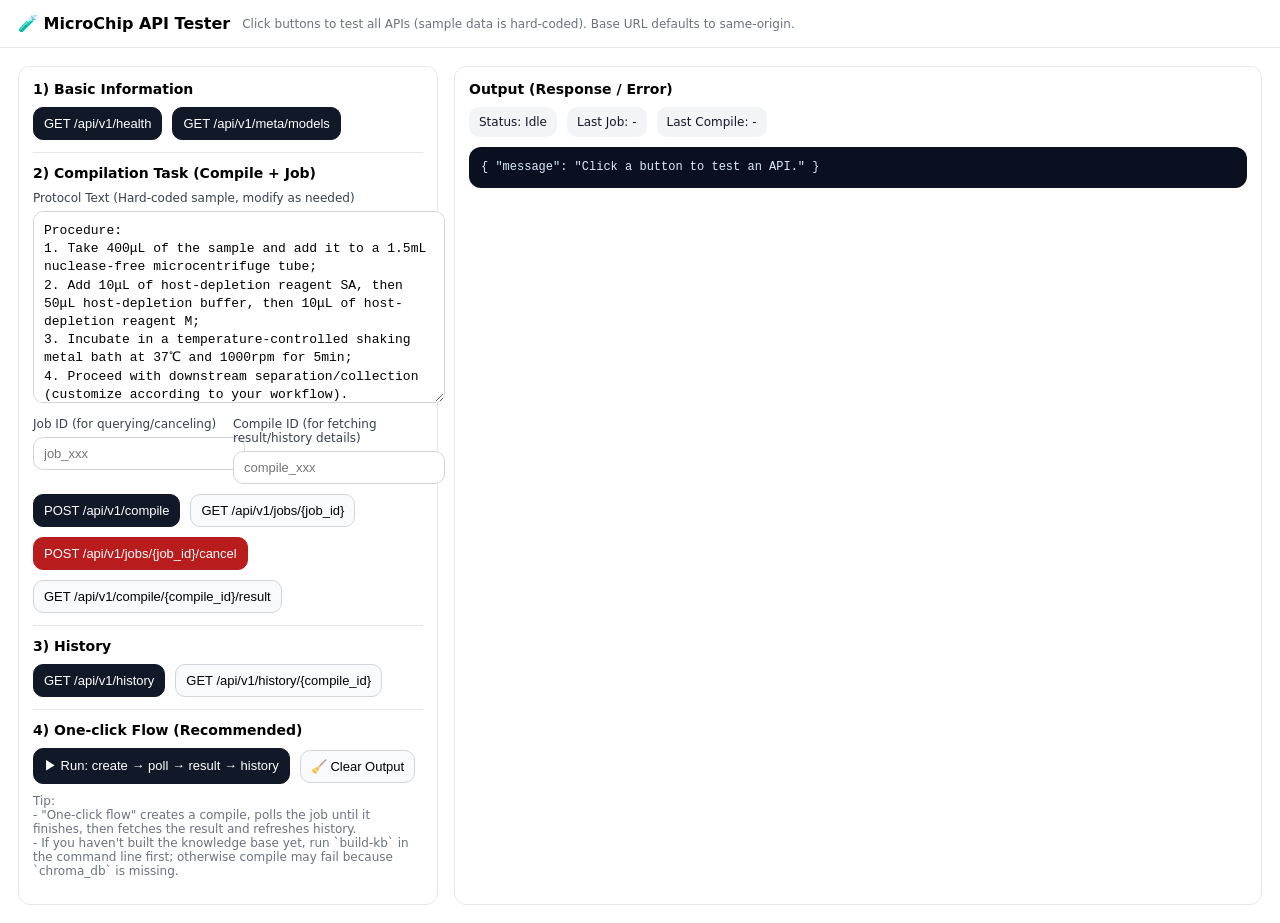
<file: static/api_test.html>
<!doctype html>
<html lang="zh-CN" data-theme="light">

<head>
    <meta charset="utf-8" />
    <meta name="viewport" content="width=device-width,initial-scale=1" />
    <title>MicroChip API Tester (MVP)</title>
    <style>
        body {
            font-family: ui-sans-serif, system-ui, -apple-system, Segoe UI, Roboto, "PingFang SC", "Hiragino Sans GB", "Microsoft Yahei", Arial;
            margin: 0;
        }

        header {
            padding: 14px 18px;
            border-bottom: 1px solid #e5e7eb;
            display: flex;
            gap: 12px;
            align-items: center;
        }

        header h1 {
            font-size: 16px;
            margin: 0;
        }

        header .hint {
            color: #6b7280;
            font-size: 12px;
        }

        main {
            padding: 18px;
            display: grid;
            grid-template-columns: 420px 1fr;
            gap: 16px;
        }

        .card {
            border: 1px solid #e5e7eb;
            border-radius: 12px;
            padding: 14px;
            background: #fff;
        }

        .card h2 {
            font-size: 14px;
            margin: 0 0 10px;
        }

        .row {
            display: flex;
            gap: 10px;
            flex-wrap: wrap;
            align-items: center;
        }

        button {
            border: 1px solid #d1d5db;
            background: #f9fafb;
            padding: 8px 10px;
            border-radius: 10px;
            cursor: pointer;
            font-size: 13px;
        }

        button.primary {
            background: #111827;
            color: #fff;
            border-color: #111827;
        }

        button.danger {
            background: #b91c1c;
            color: #fff;
            border-color: #b91c1c;
        }

        button:disabled {
            opacity: .55;
            cursor: not-allowed;
        }

        input[type="text"] {
            width: 100%;
            padding: 8px 10px;
            border: 1px solid #d1d5db;
            border-radius: 10px;
            font-size: 13px;
        }

        textarea {
            width: 100%;
            min-height: 170px;
            padding: 10px;
            border: 1px solid #d1d5db;
            border-radius: 10px;
            font-size: 13px;
            line-height: 1.4;
        }

        label {
            font-size: 12px;
            color: #374151;
            display: block;
            margin: 10px 0 6px;
        }

        pre {
            margin: 0;
            white-space: pre-wrap;
            word-break: break-word;
            font-size: 12px;
            line-height: 1.45;
            background: #0b1020;
            color: #dbeafe;
            padding: 12px;
            border-radius: 12px;
            overflow: auto;
            max-height: 70vh;
        }

        .muted {
            color: #6b7280;
            font-size: 12px;
        }

        .kv {
            font-size: 12px;
            color: #111827;
            background: #f3f4f6;
            padding: 8px 10px;
            border-radius: 10px;
        }

        .grid2 {
            display: grid;
            grid-template-columns: 1fr 1fr;
            gap: 10px;
        }

        .sep {
            height: 1px;
            background: #e5e7eb;
            margin: 12px 0;
        }
    </style>
</head>

<body>
    <header>
        <h1>🧪 MicroChip API Tester</h1>
        <div class="hint">Click buttons to test all APIs (sample data is hard-coded). Base URL defaults to same-origin.</div>
    </header>

    <main>
        <!-- Left controls -->
        <section class="card">
            <h2>1) Basic Information</h2>

            <div class="row">
                <button class="primary" id="btnHealth">GET /api/v1/health</button>
                <button class="primary" id="btnMeta">GET /api/v1/meta/models</button>
            </div>

            <div class="sep"></div>

            <h2>2) Compilation Task (Compile + Job)</h2>

            <label>Protocol Text (Hard-coded sample, modify as needed)</label>
            <textarea id="protocolText"></textarea>

            <div class="grid2">
                <div>
                    <label>Job ID (for querying/canceling)</label>
                    <input type="text" id="jobId" placeholder="job_xxx" />
                </div>
                <div>
                    <label>Compile ID (for fetching result/history details)</label>
                    <input type="text" id="compileId" placeholder="compile_xxx" />
                </div>
            </div>

            <div class="row" style="margin-top: 10px;">
                <button class="primary" id="btnCreateCompile">POST /api/v1/compile</button>
                <button id="btnGetJob">GET /api/v1/jobs/{job_id}</button>
                <button class="danger" id="btnCancelJob">POST /api/v1/jobs/{job_id}/cancel</button>
                <button id="btnGetResult">GET /api/v1/compile/{compile_id}/result</button>
            </div>

            <div class="sep"></div>

            <h2>3) History</h2>
            <div class="row">
                <button class="primary" id="btnHistoryList">GET /api/v1/history</button>
                <button id="btnHistoryDetail">GET /api/v1/history/{compile_id}</button>
            </div>

            <div class="sep"></div>

            <h2>4) One-click Flow (Recommended)</h2>
            <div class="row">
                <button class="primary" id="btnRunAll">▶ Run: create → poll → result → history</button>
                <button id="btnClearLog">🧹 Clear Output</button>
            </div>

            <p class="muted" style="margin-top: 10px;">
                Tip:<br>
                - "One-click flow" creates a compile, polls the job until it finishes, then fetches the result and refreshes history.<br>
                - If you haven't built the knowledge base yet, run `build-kb` in the command line first; otherwise compile may fail because `chroma_db` is missing.
            </p>
        </section>

        <!-- Right output -->
        <section class="card">
            <h2>Output (Response / Error)</h2>
            <div class="row" style="margin-bottom: 10px;">
                <div class="kv">Status: <span id="statusText">Idle</span></div>
                <div class="kv">Last Job: <span id="lastJob">-</span></div>
                <div class="kv">Last Compile: <span id="lastCompile">-</span></div>
            </div>
            <pre id="output">{ "message": "Click a button to test an API." }</pre>
        </section>
    </main>

    <script>
        // -----------------------------
        // Hardcoded sample data
        // -----------------------------
        const SAMPLE_PROTOCOL = `Procedure:
1. Take 400μL of the sample and add it to a 1.5mL nuclease-free microcentrifuge tube;
2. Add 10μL of host-depletion reagent SA, then 50μL host-depletion buffer, then 10μL of host-depletion reagent M;
3. Incubate in a temperature-controlled shaking metal bath at 37℃ and 1000rpm for 5min;
4. Proceed with downstream separation/collection (customize according to your workflow).`;

        // If you want to override compile request fields, change here (still hardcoded).
        // Note: models/paths/options are optional; backend defaults should use .env.
        const SAMPLE_COMPILE_REQUEST = () => ({
            protocol_text: document.getElementById('protocolText').value.trim() || SAMPLE_PROTOCOL,
            models: {},  // use backend env defaults
            paths: {},   // use backend defaults: ./chroma_db + ./data/*.md
            options: { return_draft: true, trace: true }
        });

        // -----------------------------
        // Helpers
        // -----------------------------
        const $ = (id) => document.getElementById(id);

        function setStatus(text) { $('statusText').textContent = text; }
        function setLast(jobId, compileId) {
            if (jobId) $('lastJob').textContent = jobId;
            if (compileId) $('lastCompile').textContent = compileId;
        }

        function pretty(obj) {
            return JSON.stringify(obj, null, 2);
        }

        function show(obj) {
            $('output').textContent = typeof obj === 'string' ? obj : pretty(obj);
        }

        async function request(path, options = {}) {
            const res = await fetch(path, {
                headers: { 'Content-Type': 'application/json', ...(options.headers || {}) },
                ...options,
            });

            const text = await res.text();
            const data = text ? (tryJson(text) ?? text) : null;

            if (!res.ok) {
                const msg = (data && typeof data === 'object' && (data.detail || data.error?.message)) ? (data.detail || data.error?.message) : `${res.status} ${res.statusText}`;
                const err = new Error(msg);
                err.response = data;
                err.status = res.status;
                throw err;
            }
            return data;
        }

        function tryJson(text) {
            try { return JSON.parse(text); } catch { return null; }
        }

        async function sleep(ms) { return new Promise(r => setTimeout(r, ms)); }

        // Poll job until finished (succeeded/failed/cancelled)
        async function pollJob(jobId, intervalMs = 800, timeoutMs = 120000) {
            const start = Date.now();
            while (true) {
                if (Date.now() - start > timeoutMs) {
                    throw new Error(`Polling timeout after ${Math.round(timeoutMs / 1000)}s`);
                }
                const job = await request(`/api/v1/jobs/${encodeURIComponent(jobId)}`, { method: 'GET' });
                show(job);
                const st = job.status;
                const pct = job.progress?.percent ?? 0;
                setStatus(`${st} (${pct}%) - ${job.progress?.stage || ''}`);

                if (st === 'succeeded' || st === 'failed' || st === 'cancelled') {
                    return job;
                }
                await sleep(intervalMs);
            }
        }

        // -----------------------------
        // Bind buttons
        // -----------------------------
        document.addEventListener('DOMContentLoaded', () => {
            $('protocolText').value = SAMPLE_PROTOCOL;

            $('btnHealth').onclick = async () => {
                try {
                    setStatus('Calling /health ...');
                    const data = await request('/api/v1/health');
                    setStatus('OK');
                    show(data);
                } catch (e) {
                    setStatus('Error');
                    show({ error: e.message, response: e.response || null });
                }
            };

            $('btnMeta').onclick = async () => {
                try {
                    setStatus('Calling /meta/models ...');
                    const data = await request('/api/v1/meta/models');
                    setStatus('OK');
                    show(data);
                } catch (e) {
                    setStatus('Error');
                    show({ error: e.message, response: e.response || null });
                }
            };

            $('btnCreateCompile').onclick = async () => {
                try {
                    setStatus('Creating compile job ...');
                    const payload = SAMPLE_COMPILE_REQUEST();
                    const data = await request('/api/v1/compile', { method: 'POST', body: JSON.stringify(payload) });

                    const jobId = data.job_id;
                    $('jobId').value = jobId;
                    setLast(jobId, null);

                    setStatus('Job queued');
                    show({ request: payload, response: data });
                } catch (e) {
                    setStatus('Error');
                    show({ error: e.message, response: e.response || null });
                }
            };

            $('btnGetJob').onclick = async () => {
                const jobId = $('jobId').value.trim();
                if (!jobId) return show({ error: "Please input job_id first." });

                try {
                    setStatus('Fetching job ...');
                    const data = await request(`/api/v1/jobs/${encodeURIComponent(jobId)}`);
                    setLast(jobId, data.result_ref?.id || null);

                    if (data.result_ref?.id) $('compileId').value = data.result_ref.id;

                    setStatus('OK');
                    show(data);
                } catch (e) {
                    setStatus('Error');
                    show({ error: e.message, response: e.response || null });
                }
            };

            $('btnCancelJob').onclick = async () => {
                const jobId = $('jobId').value.trim();
                if (!jobId) return show({ error: "Please input job_id first." });

                try {
                    setStatus('Cancelling job ...');
                    const data = await request(`/api/v1/jobs/${encodeURIComponent(jobId)}/cancel`, { method: 'POST', body: '{}' });
                    setStatus('Cancel requested');
                    show(data);
                } catch (e) {
                    setStatus('Error');
                    show({ error: e.message, response: e.response || null });
                }
            };

            $('btnGetResult').onclick = async () => {
                const compileId = $('compileId').value.trim();
                if (!compileId) return show({ error: "Please input compile_id first." });

                try {
                    setStatus('Fetching result ...');
                    const data = await request(`/api/v1/compile/${encodeURIComponent(compileId)}/result`);
                    setLast(null, compileId);
                    setStatus('OK');
                    show(data);
                } catch (e) {
                    setStatus('Error');
                    show({ error: e.message, response: e.response || null });
                }
            };

            $('btnHistoryList').onclick = async () => {
                try {
                    setStatus('Fetching history ...');
                    const data = await request('/api/v1/history');
                    setStatus('OK');
                    show(data);
                } catch (e) {
                    setStatus('Error');
                    show({ error: e.message, response: e.response || null });
                }
            };

            $('btnHistoryDetail').onclick = async () => {
                const compileId = $('compileId').value.trim();
                if (!compileId) return show({ error: "Please input compile_id first." });

                try {
                    setStatus('Fetching history detail ...');
                    const data = await request(`/api/v1/history/${encodeURIComponent(compileId)}`);
                    setStatus('OK');
                    show(data);
                } catch (e) {
                    setStatus('Error');
                    show({ error: e.message, response: e.response || null });
                }
            };

            $('btnRunAll').onclick = async () => {
                try {
                    setStatus('RunAll: creating job ...');

                    // 1) create compile
                    const payload = SAMPLE_COMPILE_REQUEST();
                    const created = await request('/api/v1/compile', { method: 'POST', body: JSON.stringify(payload) });
                    const jobId = created.job_id;
                    $('jobId').value = jobId;
                    setLast(jobId, null);
                    show({ step: 'create', request: payload, response: created });

                    // 2) poll job
                    setStatus('RunAll: polling job ...');
                    const job = await pollJob(jobId, 800, 180000);
                    const compileId = job.result_ref?.id;
                    if (compileId) {
                        $('compileId').value = compileId;
                        setLast(jobId, compileId);
                    }

                    // 3) fetch result if succeeded
                    if (job.status === 'succeeded' && compileId) {
                        setStatus('RunAll: fetching result ...');
                        const result = await request(`/api/v1/compile/${encodeURIComponent(compileId)}/result`);
                        show({ step: 'result', compile_id: compileId, result });
                    } else {
                        show({ step: 'job_finished', job });
                    }

                    // 4) fetch history
                    setStatus('RunAll: fetching history ...');
                    const history = await request('/api/v1/history');
                    setStatus('RunAll: done ✅');
                    show({ step: 'history', history });

                } catch (e) {
                    setStatus('Error');
                    show({ error: e.message, response: e.response || null });
                }
            };

            $('btnClearLog').onclick = () => {
                setStatus('Idle');
                setLast('-', '-');
                show({ message: 'Cleared output.' });
            };
        });
    </script>
</body>

</html>
</file>
